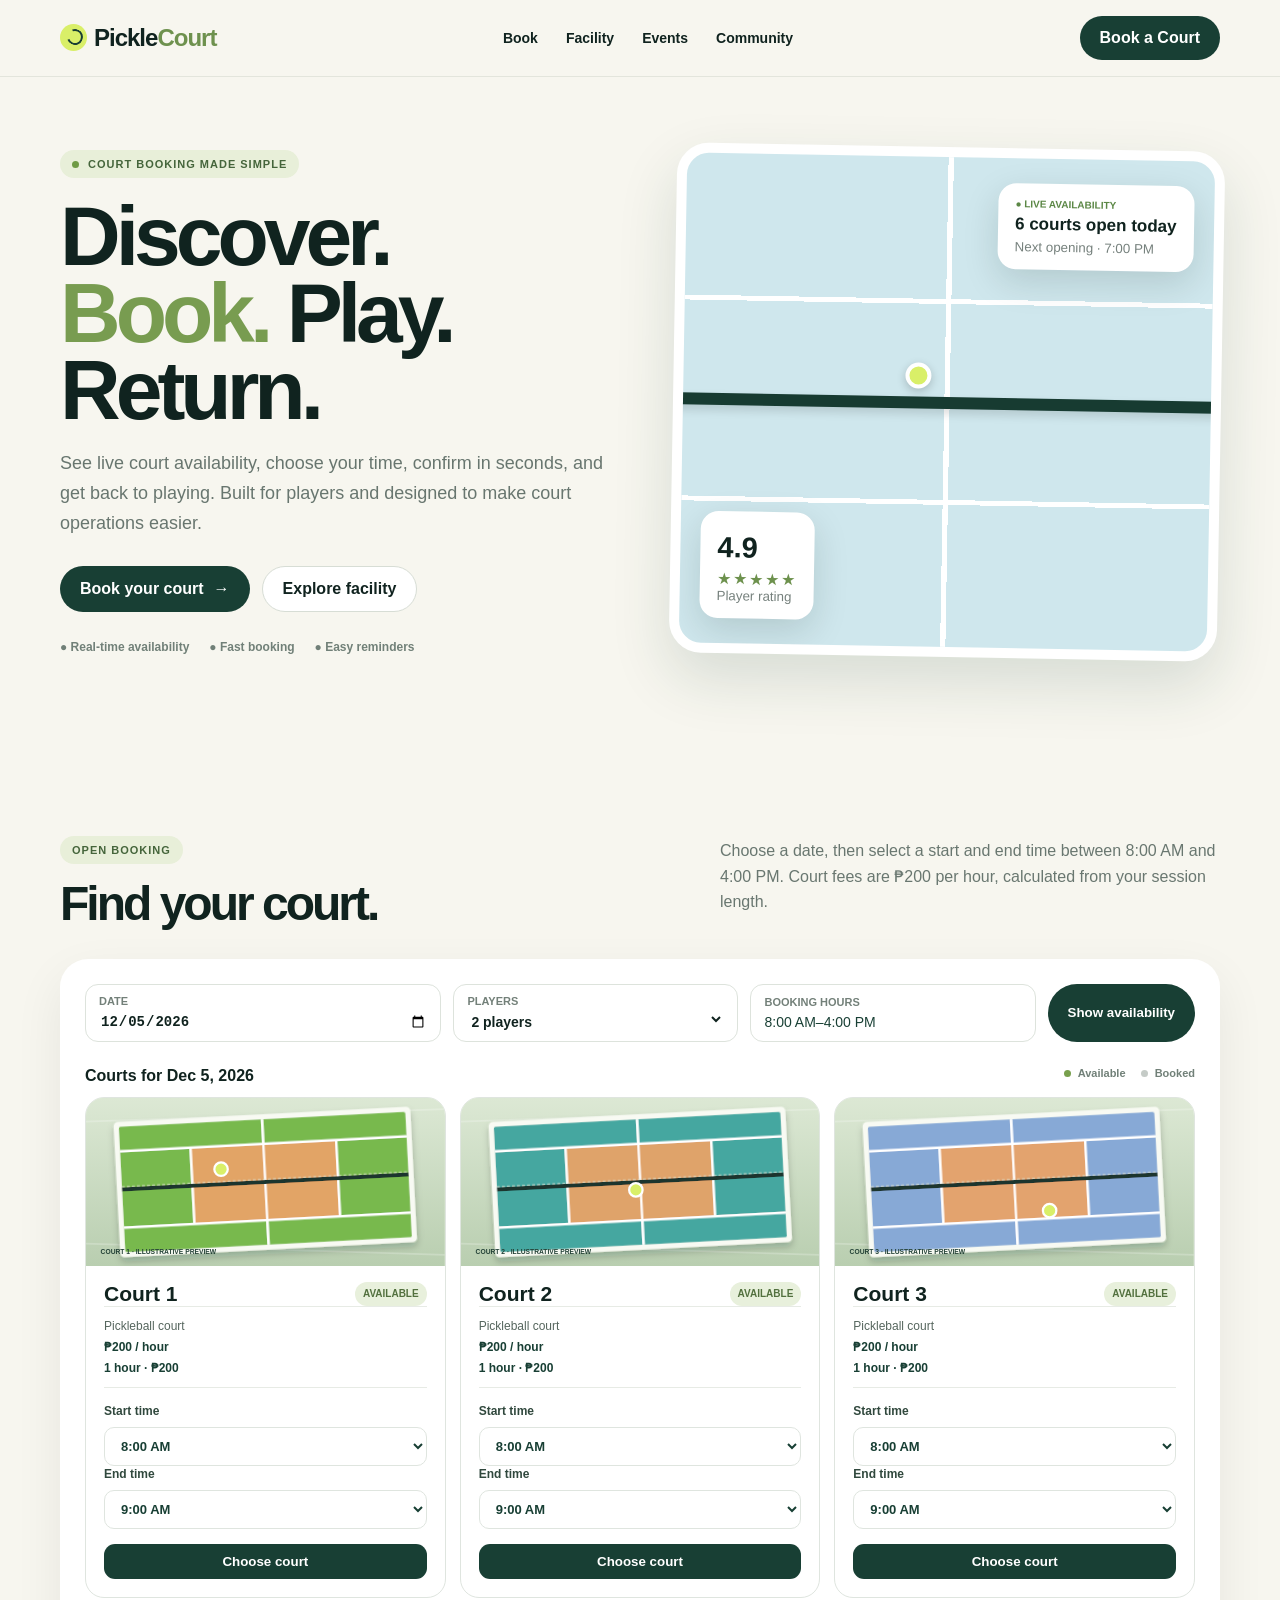
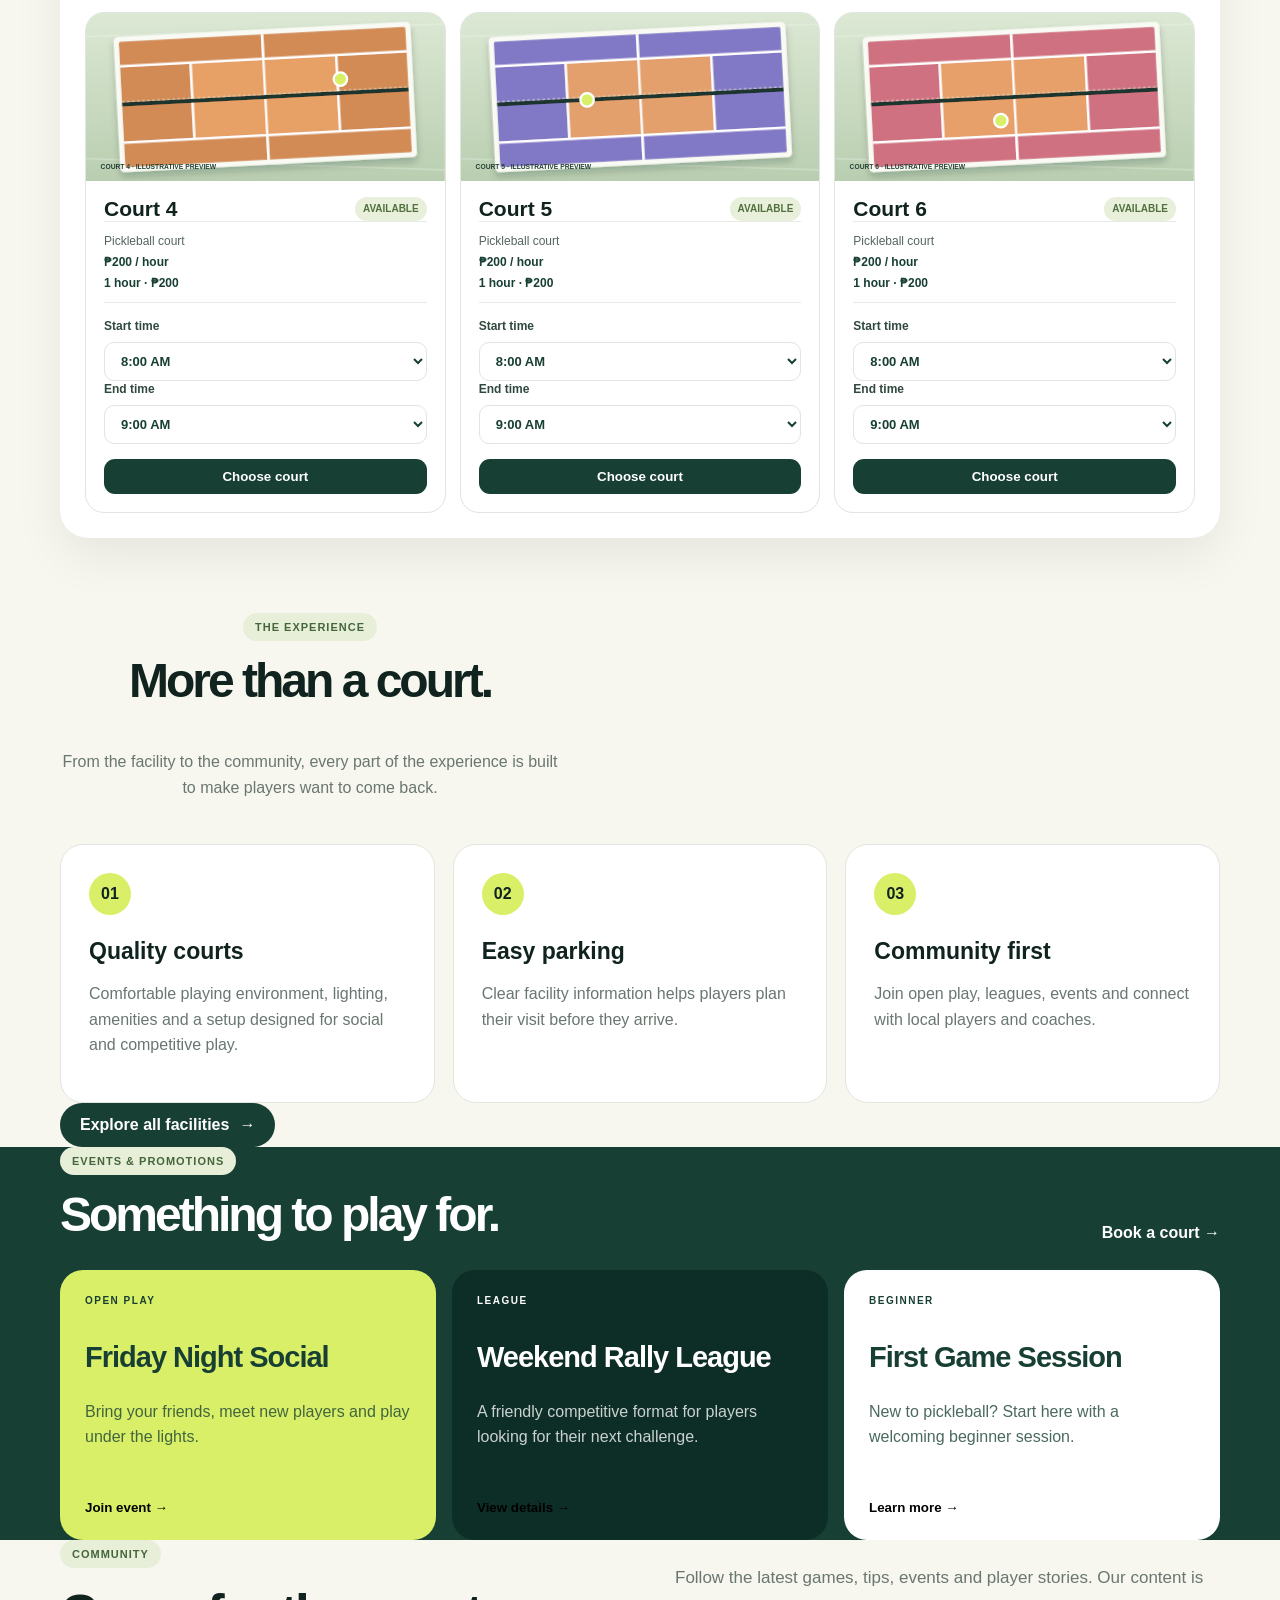
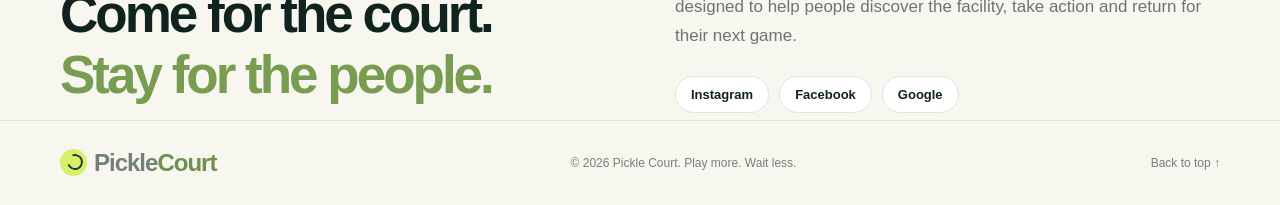
<file: index.html>
<!DOCTYPE html>
<html lang="en">
<head>
  <meta charset="UTF-8">
  <meta name="viewport" content="width=device-width, initial-scale=1.0">
  <meta name="description" content="Pickle Court online court booking platform">
  <title>Pickle Court | Book Your Court</title>
  <link rel="stylesheet" href="style.css">
  <link rel="stylesheet" href="courts.css">
</head>
<body>
  <header class="header">
    <div class="container nav">
      <a class="brand" href="#home"><span class="ball"></span>Pickle<span>Court</span></a>
      <nav class="nav-links">
        <a href="#book">Book</a><a href="facilities.html">Facility</a><a href="#events">Events</a><a href="#community">Community</a>
      </nav>
      <a class="nav-cta" href="#book">Book a Court</a>
      <button class="menu-btn" aria-label="Open menu">☰</button>
    </div>
  </header>

  <main>
    <section class="hero" id="home">
      <div class="container hero-grid">
        <div class="hero-copy">
          <div class="eyebrow"><span class="dot"></span> Court booking made simple</div>
          <h1>Discover.<br><em>Book.</em> Play.<br>Return.</h1>
          <p>See live court availability, choose your time, confirm in seconds, and get back to playing. Built for players and designed to make court operations easier.</p>
          <div class="hero-actions">
            <a class="btn primary" href="#book">Book your court <span>→</span></a>
            <a class="btn ghost" href="facilities.html">Explore facility</a>
          </div>
          <div class="trust-row"><span>● Real-time availability</span><span>● Fast booking</span><span>● Easy reminders</span></div>
        </div>
        <div class="hero-visual">
          <div class="court-scene">
            <div class="court-lines"></div><div class="net"></div>
            <div class="floating-card available"><b>● LIVE AVAILABILITY</b><strong>6 courts open today</strong><small>Next opening · 7:00 PM</small></div>
            <div class="floating-card rating"><strong>4.9</strong><span>★★★★★</span><small>Player rating</small></div>
            <div class="pickle"></div>
          </div>
        </div>
      </div>
    </section>

    <section class="booking-section" id="book">
      <div class="container">
        <div class="section-heading">
          <div><div class="eyebrow">Open booking</div><h2>Find your court.</h2></div>
          <p>Choose a date, then select a start and end time between 8:00 AM and 4:00 PM. Court fees are ₱200 per hour, calculated from your session length.</p>
        </div>
        <div class="booking-panel">
          <div class="filters">
            <label>Date<input type="date" id="date"></label>
            <label>Players<select id="players"><option>2 players</option><option>3 players</option><option>4 players</option><option>5+ players</option></select></label>
            <div class="booking-hours"><strong>Booking hours</strong><span>8:00 AM–4:00 PM</span></div>
            <button class="btn primary" id="findBtn">Show availability</button>
          </div>
          <div class="availability-head"><span id="availabilityTitle">Courts available today</span><span class="legend"><i></i> Available <i class="busy"></i> Booked</span></div>
          <div class="court-grid" id="courtGrid"></div>
        </div>
      </div>
    </section>

    <section id="facility">
      <div class="container">
        <div class="section-heading centered"><div><div class="eyebrow">The experience</div><h2>More than a court.</h2></div><p>From the facility to the community, every part of the experience is built to make players want to come back.</p></div>
        <div class="feature-grid">
          <article><span class="feature-icon">01</span><h3>Quality courts</h3><p>Comfortable playing environment, lighting, amenities and a setup designed for social and competitive play.</p></article>
          <article><span class="feature-icon">02</span><h3>Easy parking</h3><p>Clear facility information helps players plan their visit before they arrive.</p></article>
          <article><span class="feature-icon">03</span><h3>Community first</h3><p>Join open play, leagues, events and connect with local players and coaches.</p></article>
        </div>
        <div class="facility-link-wrap"><a class="btn primary" href="facilities.html">Explore all facilities <span>→</span></a></div>
      </div>
    </section>

    <section class="events" id="events">
      <div class="container">
        <div class="section-heading"><div><div class="eyebrow">Events & promotions</div><h2>Something to play for.</h2></div><a class="text-link" href="#book">Book a court →</a></div>
        <div class="event-grid">
          <article class="event-card lime"><span>OPEN PLAY</span><h3>Friday Night Social</h3><p>Bring your friends, meet new players and play under the lights.</p><button class="event-btn" data-event="Friday Night Social">Join event →</button></article>
          <article class="event-card dark"><span>LEAGUE</span><h3>Weekend Rally League</h3><p>A friendly competitive format for players looking for their next challenge.</p><button class="event-btn" data-event="Weekend Rally League">View details →</button></article>
          <article class="event-card white"><span>BEGINNER</span><h3>First Game Session</h3><p>New to pickleball? Start here with a welcoming beginner session.</p><button class="event-btn" data-event="First Game Session">Learn more →</button></article>
        </div>
      </div>
    </section>

    <section id="community">
      <div class="container community-grid">
        <div><div class="eyebrow">Community</div><h2>Come for the court.<br><em>Stay for the people.</em></h2></div>
        <div><p>Follow the latest games, tips, events and player stories. Our content is designed to help people discover the facility, take action and return for their next game.</p><div class="socials"><a href="#">Instagram</a><a href="#">Facebook</a><a href="#">Google</a></div></div>
      </div>
    </section>
  </main>

  <footer><div class="container footer"><div class="brand"><span class="ball"></span>Pickle<span>Court</span></div><span>© 2026 Pickle Court. Play more. Wait less.</span><a href="#home">Back to top ↑</a></div></footer>

  <div class="modal" id="bookingModal" aria-hidden="true">
    <div class="modal-box">
      <button class="close" id="closeModal">×</button>
      <div class="eyebrow">Confirm reservation</div><h2 id="modalTitle">Court 1</h2><p id="modalDetails"></p>
      <form id="bookingForm">
        <label>Full name<input id="name" required placeholder="Your name"></label>
        <label>Email<input id="email" type="email" required placeholder="you@example.com"></label>
        <label>Phone<input id="phone" required placeholder="09XX XXX XXXX"></label>
        <button class="btn primary" type="submit">Confirm booking</button>
      </form>
      <div class="success" id="success"><strong>Booking confirmed!</strong><br>Your reservation has been added. A confirmation would be sent to your email in a connected production system.</div>
    </div>
  </div>
  <div class="toast" id="toast"></div>
  <script src="script.js"></script>
</body>
</html>
</file>
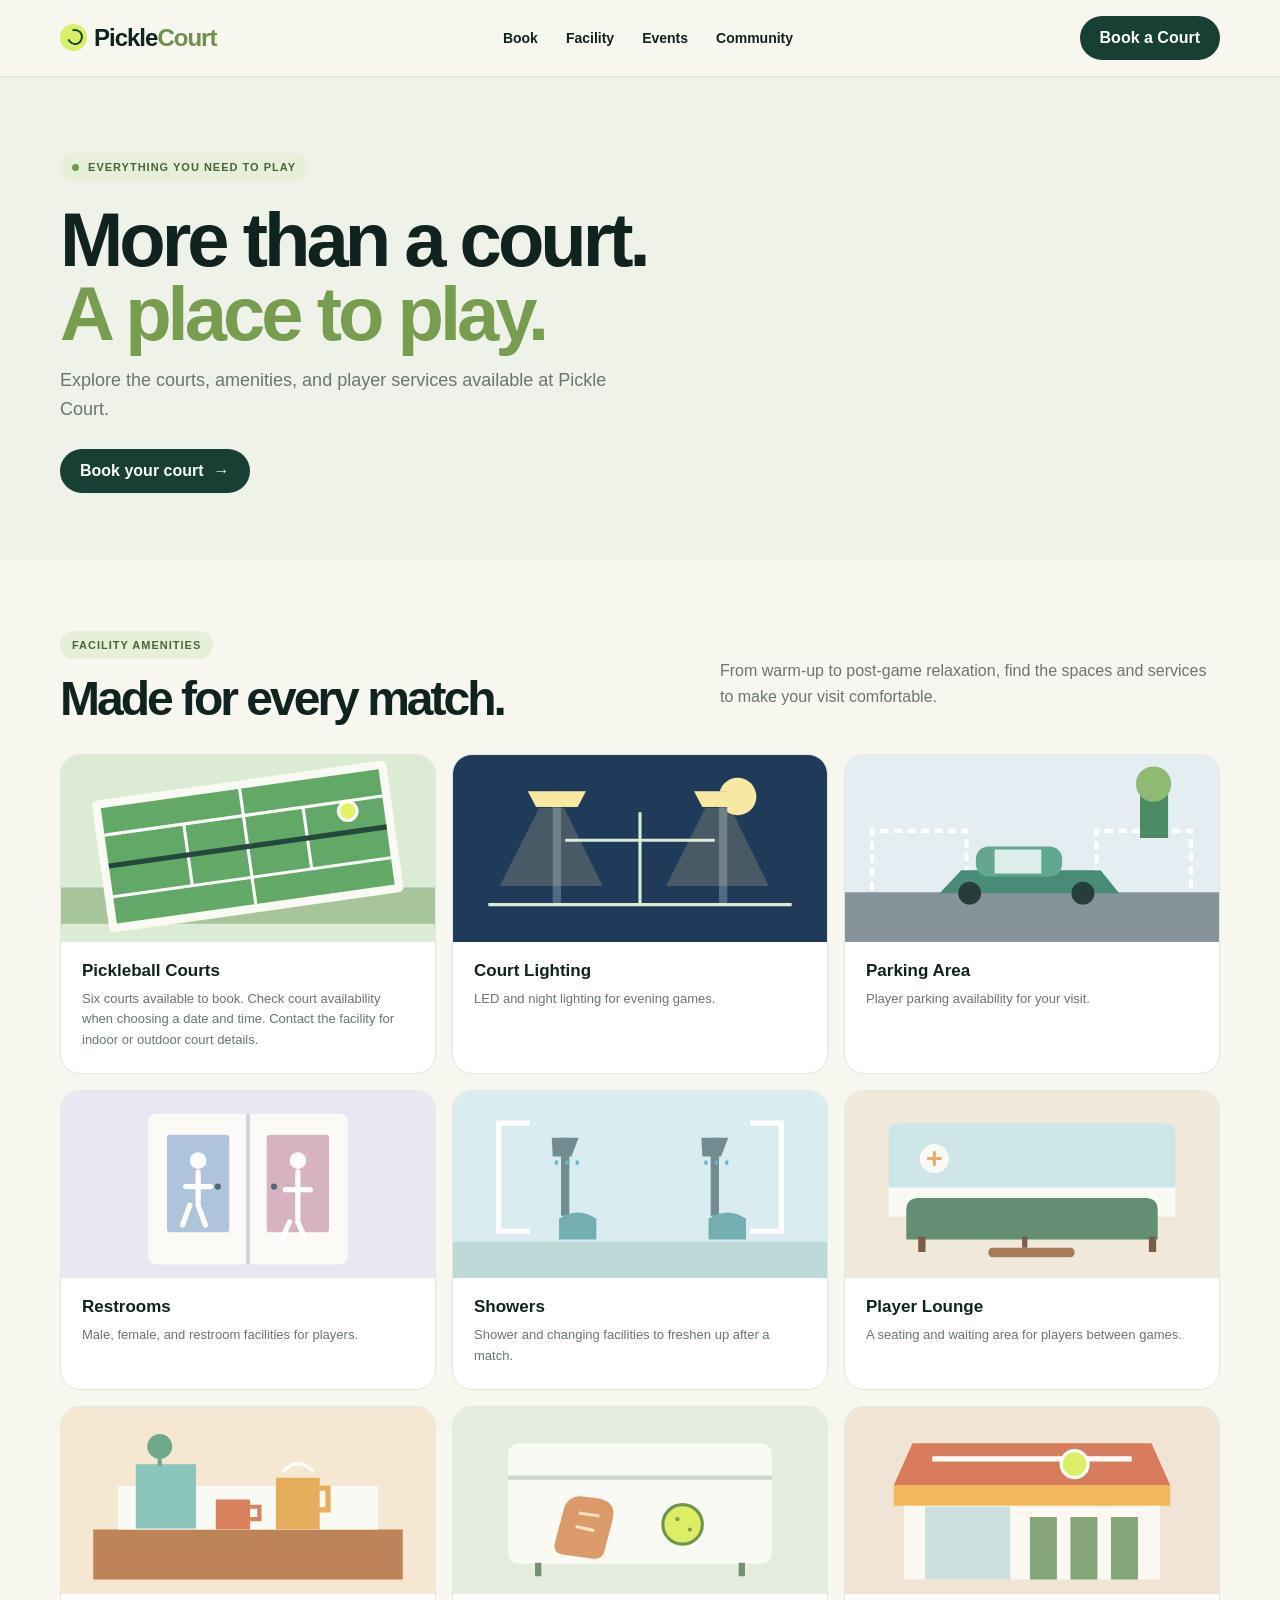
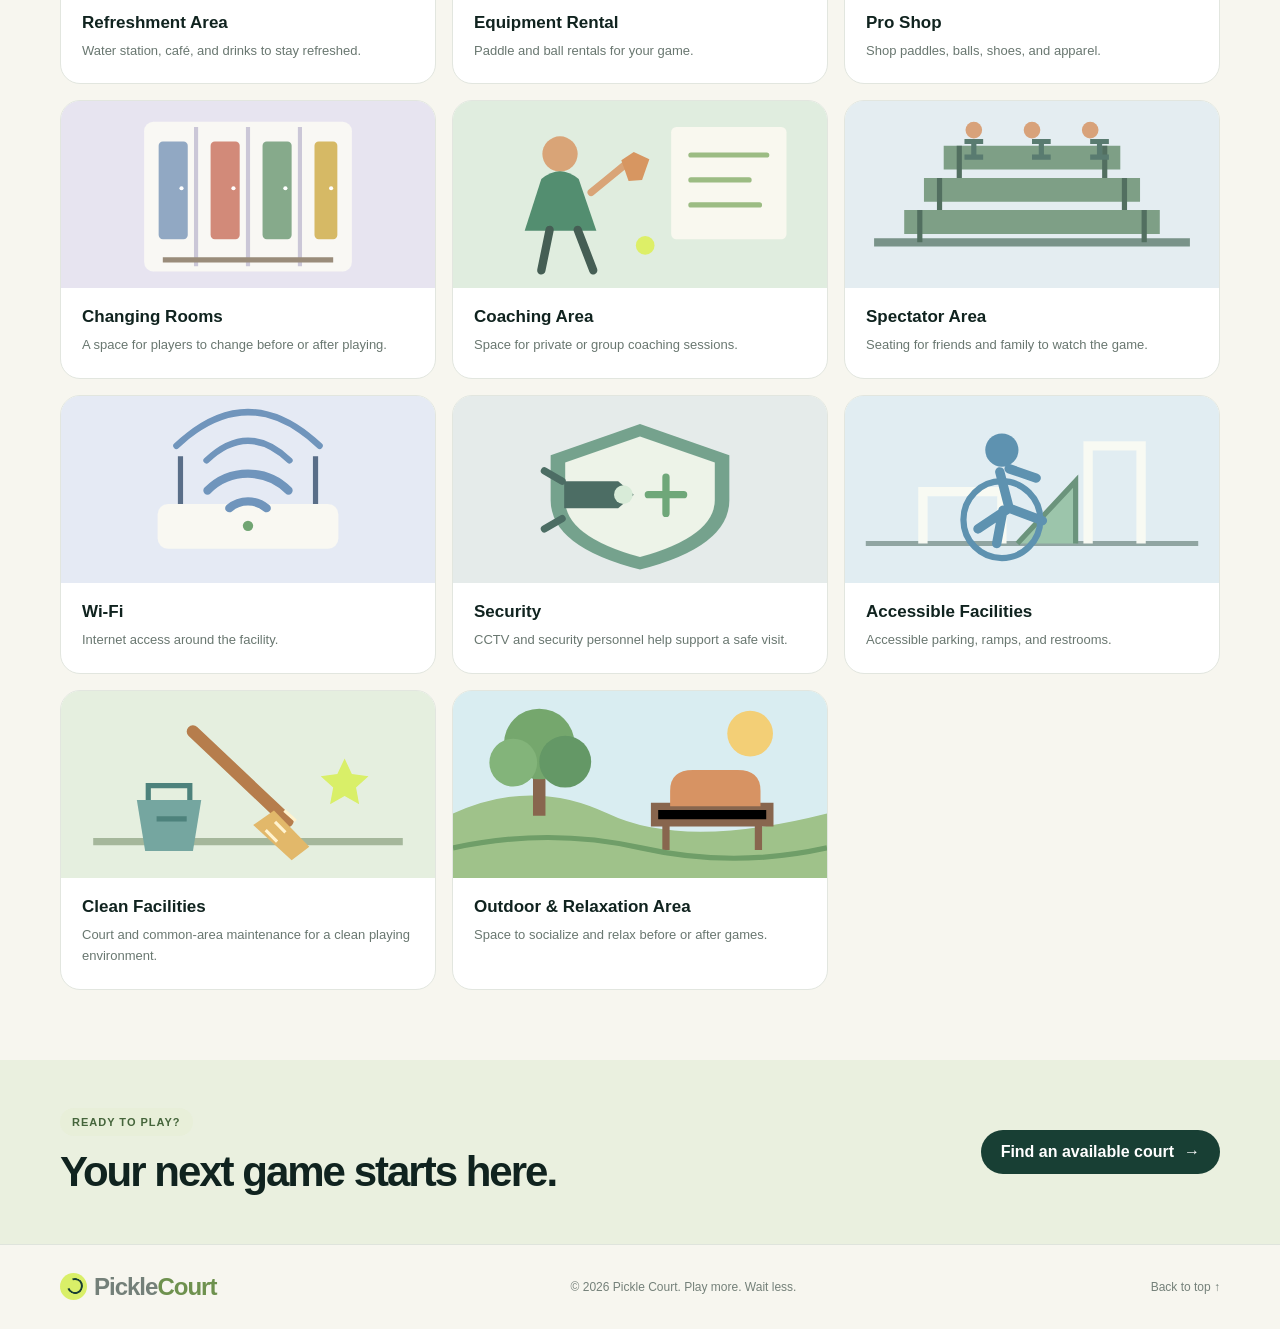
<file: facilities.html>
<!DOCTYPE html>
<html lang="en">
<head>
  <meta charset="UTF-8">
  <meta name="viewport" content="width=device-width, initial-scale=1.0">
  <meta name="description" content="Explore the courts and player amenities at Pickle Court.">
  <title>Facilities | Pickle Court</title>
  <link rel="stylesheet" href="style.css">
  <link rel="stylesheet" href="facilities.css">
</head>
<body>
  <header class="header">
    <div class="container nav">
      <a class="brand" href="index.html"><span class="ball"></span>Pickle<span>Court</span></a>
      <nav class="nav-links">
        <a href="index.html#book">Book</a><a href="facilities.html" aria-current="page">Facility</a><a href="index.html#events">Events</a><a href="index.html#community">Community</a>
      </nav>
      <a class="nav-cta" href="index.html#book">Book a Court</a>
      <button class="menu-btn" aria-label="Open menu" aria-expanded="false">☰</button>
    </div>
  </header>

  <main>
    <section class="facilities-hero">
      <div class="container">
        <div class="eyebrow"><span class="dot"></span> Everything you need to play</div>
        <h1>More than a court.<br><em>A place to play.</em></h1>
        <p>Explore the courts, amenities, and player services available at Pickle Court.</p>
        <a class="btn primary" href="index.html#book">Book your court <span>→</span></a>
      </div>
    </section>

    <section class="facilities-section">
      <div class="container">
        <div class="section-heading">
          <div><div class="eyebrow">Facility amenities</div><h2>Made for every match.</h2></div>
          <p>From warm-up to post-game relaxation, find the spaces and services to make your visit comfortable.</p>
        </div>
        <svg class="facility-sprite" xmlns="http://www.w3.org/2000/svg" aria-hidden="true">
          <symbol id="art-courts" viewBox="0 0 360 180"><rect width="360" height="180" fill="#dcebd4"/><path d="M0 145h360" stroke="#a8c49a" stroke-width="35"/><g transform="rotate(-8 180 90)"><rect x="37" y="24" width="286" height="128" rx="5" fill="#f8faf3"/><rect x="45" y="32" width="270" height="112" fill="#62a867"/><path d="M45 58h270M45 118h270M122 58v60M238 58v60M180 32v112" fill="none" stroke="white" stroke-width="3"/><path d="M45 88h270" stroke="#24483c" stroke-width="5"/></g><circle cx="276" cy="54" r="9" fill="#e2f265" stroke="white" stroke-width="3"/></symbol>
          <symbol id="art-lighting" viewBox="0 0 360 180"><rect width="360" height="180" fill="#203b59"/><circle cx="274" cy="40" r="18" fill="#f7e9a1"/><path d="M100 35v108M260 35v108" stroke="#526b83" stroke-width="8"/><path d="M72 35h56l-8 15H80zM232 35h56l-8 15h-40z" fill="#f7e9a1"/><path d="m83 51-38 75h99l-37-75M243 51l-38 75h99l-37-75" fill="#f7e9a1" opacity=".18"/><path d="M34 144h292M108 82h144M180 55v90" fill="none" stroke="#dcebd4" stroke-width="3"/></symbol>
          <symbol id="art-parking" viewBox="0 0 360 180"><rect width="360" height="180" fill="#e4edf1"/><path d="M0 132h360v48H0z" fill="#87939a"/><path d="M26 130v-57h91v57M242 130V73h91v57" fill="none" stroke="white" stroke-width="4" stroke-dasharray="8 5"/><path d="M112 111h134l18 22H91z" fill="#488c78"/><rect x="126" y="88" width="83" height="29" rx="12" fill="#62a891"/><path d="M144 91h45v23h-45z" fill="#dcedeb"/><circle cx="120" cy="133" r="11" fill="#273d3b"/><circle cx="229" cy="133" r="11" fill="#273d3b"/><path d="M284 80V35h27v45" fill="#4c8a63"/><circle cx="297" cy="28" r="17" fill="#8fba71"/></symbol>
          <symbol id="art-restrooms" viewBox="0 0 360 180"><rect width="360" height="180" fill="#e9e8f2"/><rect x="84" y="22" width="192" height="145" rx="8" fill="#fbfaf7"/><path d="M180 22v145" stroke="#d3d4dc" stroke-width="4"/><rect x="102" y="42" width="60" height="94" rx="3" fill="#aec4db"/><rect x="198" y="42" width="60" height="94" rx="3" fill="#d7b2c1"/><circle cx="151" cy="92" r="3" fill="#526778"/><circle cx="205" cy="92" r="3" fill="#526778"/><circle cx="132" cy="67" r="8" fill="#fff"/><path d="M132 78v32m-12-18h24m-20 18-7 19m15-19 7 19" stroke="#fff" stroke-width="5" stroke-linecap="round"/><circle cx="228" cy="67" r="8" fill="#fff"/><path d="M228 78v48m-12-31h24m-20 31-7 16m15-16 7 16" stroke="#fff" stroke-width="5" stroke-linecap="round"/></symbol>
          <symbol id="art-showers" viewBox="0 0 360 180"><rect width="360" height="180" fill="#d9edf1"/><path d="M0 145h360v35H0z" fill="#bdd9d8"/><path d="M108 45v75M252 45v75" stroke="#718d91" stroke-width="8"/><path d="M95 45h26l-7 18H96zM239 45h26l-7 18h-18z" fill="#718d91"/><path d="M98 69h25M242 69h25" stroke="#65b5ce" stroke-width="4" stroke-dasharray="3 7"/><path d="M102 123q18-12 36 0v20h-36zM246 123q18-12 36 0v20h-36z" fill="#73aeb1"/><path d="M74 31h-30v104h30M286 31h30v104h-30" fill="none" stroke="#fff" stroke-width="5"/></symbol>
          <symbol id="art-lounge" viewBox="0 0 360 180"><rect width="360" height="180" fill="#f0e8d8"/><rect x="42" y="31" width="276" height="89" rx="8" fill="#cfe6e9"/><path d="M42 93h276v28H42z" fill="#f8faf3"/><path d="M71 103h218q12 0 12 12v28H59v-28q0-12 12-12z" fill="#648e73"/><path d="M74 140v15m222-15v15" stroke="#795e47" stroke-width="7"/><rect x="138" y="151" width="83" height="9" rx="4" fill="#a57c58"/><path d="M173 140v11" stroke="#795e47" stroke-width="5"/><circle cx="86" cy="65" r="14" fill="#f8faf3"/><path d="M79 65h14m-7-7v14" stroke="#e5ad69" stroke-width="3"/></symbol>
          <symbol id="art-refreshments" viewBox="0 0 360 180"><rect width="360" height="180" fill="#f5e7d2"/><path d="M31 118h298v48H31z" fill="#bd8457"/><path d="M55 76h250v42H55z" fill="#f8faf3"/><path d="M72 55h58v62H72z" fill="#8bc5bc"/><path d="M207 68h42v50h-42z" fill="#e6ad5d"/><path d="M246 78h11v21h-11" fill="none" stroke="#e6ad5d" stroke-width="5"/><path d="M214 62q14-15 29 0" fill="none" stroke="#fff" stroke-width="3"/><path d="M149 89h33v29h-33z" fill="#d9805c"/><path d="M182 96h9v12h-9" fill="none" stroke="#d9805c" stroke-width="4"/><circle cx="95" cy="38" r="12" fill="#6fa989"/><path d="M95 50v7" stroke="#6fa989" stroke-width="4"/></symbol>
          <symbol id="art-rental" viewBox="0 0 360 180"><rect width="360" height="180" fill="#e5eddf"/><rect x="53" y="35" width="254" height="116" rx="10" fill="#f8faf3"/><path d="M53 68h254" stroke="#ced9ca" stroke-width="4"/><path d="M123 86q-14 0-17 15l-8 30q-2 9 7 11l30 4q9 1 11-8l8-31q3-16-14-19z" fill="#db9a69"/><path d="m121 102 20 3m-23 10 18 4" stroke="#f8e4c6" stroke-width="3"/><circle cx="221" cy="113" r="19" fill="#dcef64" stroke="#71944b" stroke-width="3"/><circle cx="216" cy="108" r="2" fill="#80994d"/><circle cx="228" cy="118" r="2" fill="#80994d"/><path d="M82 150v13m196-13v13" stroke="#75906e" stroke-width="6"/></symbol>
          <symbol id="art-shop" viewBox="0 0 360 180"><rect width="360" height="180" fill="#f0e5d4"/><path d="M57 75h246v91H57z" fill="#faf8f1"/><path d="m47 75 18-40h230l18 40" fill="#d97c5d"/><path d="M47 75h266v20H47z" fill="#f2b85d"/><path d="M77 96h82v70H77z" fill="#cce1df"/><path d="M178 106h26v60h-26zm39 0h26v60h-26zm39 0h26v60h-26z" fill="#84a77a"/><path d="M84 50h192" stroke="#fff" stroke-width="5"/><circle cx="221" cy="55" r="13" fill="#ddef67" stroke="#fff" stroke-width="3"/></symbol>
          <symbol id="art-changing" viewBox="0 0 360 180"><rect width="360" height="180" fill="#e7e4f0"/><rect x="80" y="20" width="200" height="144" rx="9" fill="#f9f8f4"/><path d="M130 25v134m50-134v134m50-134v134" stroke="#cbc7d7" stroke-width="4"/><rect x="94" y="39" width="28" height="94" rx="4" fill="#91a8c3"/><rect x="144" y="39" width="28" height="94" rx="4" fill="#d28a79"/><rect x="194" y="39" width="28" height="94" rx="4" fill="#86aa8b"/><rect x="244" y="39" width="22" height="94" rx="4" fill="#d6b965"/><circle cx="116" cy="84" r="2" fill="white"/><circle cx="166" cy="84" r="2" fill="white"/><circle cx="216" cy="84" r="2" fill="white"/><circle cx="260" cy="84" r="2" fill="white"/><path d="M98 153h164" stroke="#9a8c7a" stroke-width="5"/></symbol>
          <symbol id="art-coaching" viewBox="0 0 360 180"><rect width="360" height="180" fill="#e0eddf"/><rect x="210" y="25" width="111" height="108" rx="5" fill="#f9f8ef"/><path d="M229 52h73m-73 24h56m-56 24h66" stroke="#9cbc83" stroke-width="5" stroke-linecap="round"/><circle cx="103" cy="51" r="17" fill="#d9a477"/><path d="M85 75q18-15 36 0l17 50H69z" fill="#538e70"/><path d="m93 124-8 39m35-39 15 39" stroke="#455e54" stroke-width="8" stroke-linecap="round"/><path d="m133 88 33-27" stroke="#d9a477" stroke-width="7" stroke-linecap="round"/><path d="m162 57 12-8 15 7-7 20-13 1z" fill="#d79661"/><circle cx="185" cy="139" r="9" fill="#ddef67"/></symbol>
          <symbol id="art-spectator" viewBox="0 0 360 180"><rect width="360" height="180" fill="#e4edf1"/><path d="M28 136h304" stroke="#799389" stroke-width="8"/><path d="M57 105h246v23H57zm19-31h208v23H76zm19-31h170v23H95z" fill="#7e9f86"/><path d="M72 105v31m216-31v31M91 74v31m178-31v31M110 43v31m140-31v31" stroke="#526f60" stroke-width="5"/><circle cx="124" cy="28" r="8" fill="#d8a27a"/><circle cx="180" cy="28" r="8" fill="#d8a27a"/><circle cx="236" cy="28" r="8" fill="#d8a27a"/><path d="M115 39h18m-9 0v15m-9 0h18m47-15h18m-9 0v15m-9 0h18m38-15h18m-9 0v15m-9 0h18" stroke="#597b70" stroke-width="5"/></symbol>
          <symbol id="art-wifi" viewBox="0 0 360 180"><rect width="360" height="180" fill="#e5eaf4"/><rect x="93" y="104" width="174" height="43" rx="10" fill="#f9f8f2"/><path d="M115 104V58m130 46V58" stroke="#596e88" stroke-width="5"/><circle cx="180" cy="125" r="5" fill="#71a573"/><path d="M141 91a55 55 0 0 1 78 0m-57 17a28 28 0 0 1 36 0" fill="none" stroke="#7095bc" stroke-width="8" stroke-linecap="round"/><path d="M111 48q69-65 138 0m-109 14q40-38 80 0" fill="none" stroke="#7095bc" stroke-width="6" stroke-linecap="round"/></symbol>
          <symbol id="art-security" viewBox="0 0 360 180"><rect width="360" height="180" fill="#e5ebea"/><path d="M180 27 266 57v43q0 45-86 67-86-22-86-67V57z" fill="#75a28d"/><path d="M180 39 252 64v36q0 35-72 55-72-20-72-55V64z" fill="#edf3e8"/><path d="M107 82h52l15 13-15 13h-52z" fill="#4c6d64"/><circle cx="164" cy="95" r="9" fill="#d8ebd8"/><path d="m105 82-17-10m17 46-17 10" stroke="#4c6d64" stroke-width="7" stroke-linecap="round"/><path d="M205 78v35m-17-18h34" stroke="#6fa779" stroke-width="7" stroke-linecap="round"/></symbol>
          <symbol id="art-accessible" viewBox="0 0 360 180"><rect width="360" height="180" fill="#e1edf2"/><path d="M20 142h320" stroke="#90a5a2" stroke-width="5"/><path d="M75 142V92h76v50m83 0V48h51v94" fill="none" stroke="#f8faf3" stroke-width="9"/><path d="M166 142 222 82v60" fill="#9cc5ab" stroke="#6b947c" stroke-width="5"/><circle cx="151" cy="52" r="16" fill="#5e92b0"/><path d="m149 73 9 35 32 12m-32-12-30 20m24-18-6 32m12-72 26 9" fill="none" stroke="#5e92b0" stroke-width="9" stroke-linecap="round" stroke-linejoin="round"/><circle cx="151" cy="119" r="37" fill="none" stroke="#5e92b0" stroke-width="6"/></symbol>
          <symbol id="art-clean" viewBox="0 0 360 180"><rect width="360" height="180" fill="#e5efdf"/><path d="M31 145h298" stroke="#a5b79b" stroke-width="7"/><path d="m127 39 91 86" stroke="#b67d4c" stroke-width="12" stroke-linecap="round"/><path d="m205 115 34 35-17 13-37-34z" fill="#e2b86a"/><path d="m206 126 10 10m-19-2 11 11m7-30 11 10" stroke="#fff3cf" stroke-width="3"/><path d="M73 105h62l-8 49H81z" fill="#75a6a0"/><path d="M84 105V91h40v14m-32 18h29" fill="none" stroke="#4d827c" stroke-width="5"/><path d="m273 65 7 15 16 2-12 11 3 16-14-8-14 8 3-16-12-11 16-2z" fill="#d9ef68"/></symbol>
          <symbol id="art-outdoor" viewBox="0 0 360 180"><rect width="360" height="180" fill="#d9edf1"/><circle cx="286" cy="41" r="22" fill="#f3cf76"/><path d="M0 118q76-35 149 0t211 0v62H0z" fill="#9fc28a"/><path d="M83 120V58" stroke="#88664e" stroke-width="12"/><circle cx="83" cy="51" r="34" fill="#75a76d"/><circle cx="58" cy="69" r="23" fill="#83b47a"/><circle cx="108" cy="68" r="25" fill="#649866"/><path d="M194 111h111v16H194zm11 16v26m89-26v26" stroke="#88664e" stroke-width="7"/><path d="M209 111v-15q0-20 22-20h43q22 0 22 20v15" fill="#d79363"/><path d="M0 151q92-20 181 0t179 0" fill="none" stroke="#6f9e68" stroke-width="5"/></symbol>
        </svg>
        <div class="facilities-grid">
          <article class="facility-card"><svg class="facility-art" role="img" aria-label="Illustration of pickleball courts"><use href="#art-courts"/></svg><div class="facility-copy"><h3>Pickleball Courts</h3><p>Six courts available to book. Check court availability when choosing a date and time. Contact the facility for indoor or outdoor court details.</p></div></article>
          <article class="facility-card"><svg class="facility-art" role="img" aria-label="Illustration of court lighting"><use href="#art-lighting"/></svg><div class="facility-copy"><h3>Court Lighting</h3><p>LED and night lighting for evening games.</p></div></article>
          <article class="facility-card"><svg class="facility-art" role="img" aria-label="Illustration of the player parking area"><use href="#art-parking"/></svg><div class="facility-copy"><h3>Parking Area</h3><p>Player parking availability for your visit.</p></div></article>
          <article class="facility-card"><svg class="facility-art" role="img" aria-label="Illustration of restroom facilities"><use href="#art-restrooms"/></svg><div class="facility-copy"><h3>Restrooms</h3><p>Male, female, and restroom facilities for players.</p></div></article>
          <article class="facility-card"><svg class="facility-art" role="img" aria-label="Illustration of shower facilities"><use href="#art-showers"/></svg><div class="facility-copy"><h3>Showers</h3><p>Shower and changing facilities to freshen up after a match.</p></div></article>
          <article class="facility-card"><svg class="facility-art" role="img" aria-label="Illustration of the player lounge"><use href="#art-lounge"/></svg><div class="facility-copy"><h3>Player Lounge</h3><p>A seating and waiting area for players between games.</p></div></article>
          <article class="facility-card"><svg class="facility-art" role="img" aria-label="Illustration of the refreshment area"><use href="#art-refreshments"/></svg><div class="facility-copy"><h3>Refreshment Area</h3><p>Water station, café, and drinks to stay refreshed.</p></div></article>
          <article class="facility-card"><svg class="facility-art" role="img" aria-label="Illustration of rental paddles and balls"><use href="#art-rental"/></svg><div class="facility-copy"><h3>Equipment Rental</h3><p>Paddle and ball rentals for your game.</p></div></article>
          <article class="facility-card"><svg class="facility-art" role="img" aria-label="Illustration of the pro shop"><use href="#art-shop"/></svg><div class="facility-copy"><h3>Pro Shop</h3><p>Shop paddles, balls, shoes, and apparel.</p></div></article>
          <article class="facility-card"><svg class="facility-art" role="img" aria-label="Illustration of changing room lockers"><use href="#art-changing"/></svg><div class="facility-copy"><h3>Changing Rooms</h3><p>A space for players to change before or after playing.</p></div></article>
          <article class="facility-card"><svg class="facility-art" role="img" aria-label="Illustration of a coaching session"><use href="#art-coaching"/></svg><div class="facility-copy"><h3>Coaching Area</h3><p>Space for private or group coaching sessions.</p></div></article>
          <article class="facility-card"><svg class="facility-art" role="img" aria-label="Illustration of spectator seating"><use href="#art-spectator"/></svg><div class="facility-copy"><h3>Spectator Area</h3><p>Seating for friends and family to watch the game.</p></div></article>
          <article class="facility-card"><svg class="facility-art" role="img" aria-label="Illustration of Wi-Fi access"><use href="#art-wifi"/></svg><div class="facility-copy"><h3>Wi-Fi</h3><p>Internet access around the facility.</p></div></article>
          <article class="facility-card"><svg class="facility-art" role="img" aria-label="Illustration of facility security"><use href="#art-security"/></svg><div class="facility-copy"><h3>Security</h3><p>CCTV and security personnel help support a safe visit.</p></div></article>
          <article class="facility-card"><svg class="facility-art" role="img" aria-label="Illustration of accessible facilities"><use href="#art-accessible"/></svg><div class="facility-copy"><h3>Accessible Facilities</h3><p>Accessible parking, ramps, and restrooms.</p></div></article>
          <article class="facility-card"><svg class="facility-art" role="img" aria-label="Illustration of cleaning and maintenance"><use href="#art-clean"/></svg><div class="facility-copy"><h3>Clean Facilities</h3><p>Court and common-area maintenance for a clean playing environment.</p></div></article>
          <article class="facility-card"><svg class="facility-art" role="img" aria-label="Illustration of the outdoor relaxation area"><use href="#art-outdoor"/></svg><div class="facility-copy"><h3>Outdoor &amp; Relaxation Area</h3><p>Space to socialize and relax before or after games.</p></div></article>
        </div>
      </div>
    </section>

    <section class="facilities-booking">
      <div class="container facilities-booking-inner">
        <div><div class="eyebrow">Ready to play?</div><h2>Your next game starts here.</h2></div>
        <a class="btn primary" href="index.html#book">Find an available court <span>→</span></a>
      </div>
    </section>
  </main>

  <footer><div class="container footer"><a class="brand" href="index.html"><span class="ball"></span>Pickle<span>Court</span></a><span>© 2026 Pickle Court. Play more. Wait less.</span><a href="#">Back to top ↑</a></div></footer>
  <script>
    const menuButton=document.querySelector(".menu-btn");
    menuButton.addEventListener("click",()=>{
      const isOpen=document.querySelector(".nav-links").classList.toggle("mobile-open");
      menuButton.setAttribute("aria-expanded",String(isOpen));
    });
  </script>
</body>
</html>
</file>
<file: style.css>
*{box-sizing:border-box}html{scroll-behavior:smooth}body{margin:0;background:#f7f6ef;color:#10231f;font-family:Arial,sans-serif}a{text-decoration:none;color:inherit}.container{width:min(1160px,92%);margin:auto}.header{position:sticky;top:0;z-index:20;background:rgba(247,246,239,.92);backdrop-filter:blur(14px);border-bottom:1px solid #e3e5dc}.nav{height:76px;display:flex;align-items:center;justify-content:space-between}.brand{font-size:24px;font-weight:800;letter-spacing:-1px}.brand span:last-child{color:#6e914e}.ball{display:inline-block;width:27px;height:27px;background:#d9ef68;border-radius:50%;vertical-align:-5px;margin-right:7px;position:relative}.ball:after{content:"";position:absolute;width:12px;height:12px;border:2px solid #183f34;border-left-color:transparent;border-radius:50%;left:7px;top:5px;transform:rotate(25deg)}.nav-links{display:flex;gap:28px;font-size:14px;font-weight:700}.nav-cta,.btn{display:inline-flex;align-items:center;justify-content:center;gap:10px;border-radius:999px;padding:13px 20px;font-weight:800;border:0}.nav-cta,.primary{background:#183f34;color:white}.menu-btn{display:none;border:0;background:none;font-size:24px}.hero{padding:70px 0 90px}.hero-grid{display:grid;grid-template-columns:1fr 1fr;gap:65px;align-items:center}.eyebrow{display:inline-block;background:#e8efd9;color:#45653b;border-radius:999px;padding:8px 12px;font-size:11px;font-weight:800;letter-spacing:1px;text-transform:uppercase}.dot{display:inline-block;width:7px;height:7px;border-radius:50%;background:#6f9b45;margin-right:5px}.hero h1{font-size:clamp(50px,7vw,84px);line-height:.92;letter-spacing:-5px;margin:20px 0}.hero h1 em,h2 em{color:#789c50;font-style:normal}.hero p{color:#68766f;font-size:18px;line-height:1.65;max-width:570px}.hero-actions{display:flex;gap:12px;margin-top:28px}.ghost{border:1px solid #d7ddd5;background:white}.trust-row{display:flex;gap:20px;flex-wrap:wrap;color:#718078;font-size:12px;margin-top:28px;font-weight:700}.hero-visual{min-height:510px}.court-scene{height:510px;border-radius:32px;background:#cfe7ed;position:relative;overflow:hidden;box-shadow:0 25px 60px #183f3424;border:10px solid white;transform:rotate(1deg)}.court-lines{position:absolute;inset:0;background:linear-gradient(90deg,transparent 49.5%,white 49.5%,white 50.5%,transparent 50.5%),linear-gradient(0deg,transparent 29%,white 29%,white 30%,transparent 30%,transparent 70%,white 70%,white 71%,transparent 71%)}.net{position:absolute;left:-2%;right:-2%;top:49%;height:12px;background:#173b31;box-shadow:0 5px 10px #0002}.pickle{position:absolute;width:26px;height:26px;background:#d9ef68;border:4px solid white;border-radius:50%;left:42%;top:42%;box-shadow:0 3px 10px #0003}.floating-card{position:absolute;background:white;border-radius:18px;padding:15px 17px;box-shadow:0 12px 35px #10231f25;display:flex;flex-direction:column}.floating-card b{font-size:10px;color:#5b8745}.floating-card strong{font-size:17px;margin:5px 0}.floating-card small{color:#76817d}.available{top:25px;right:20px}.rating{bottom:25px;left:20px}.rating strong{font-size:29px}.rating span{color:#6d914d;letter-spacing:2px}.booking-section{padding:75px 0}.section-heading{display:flex;justify-content:space-between;align-items:end;gap:25px;margin-bottom:28px}.section-heading h2{font-size:48px;letter-spacing:-3px;margin:12px 0 0}.section-heading p{max-width:500px;color:#697770;line-height:1.6}.centered{display:grid;place-items:center;text-align:center}.booking-panel{background:white;border-radius:28px;padding:25px;box-shadow:0 18px 50px #10231f12}.filters{display:grid;grid-template-columns:1fr .8fr .8fr auto;gap:12px}.filters label,.modal-box label{border:1px solid #dde3dc;border-radius:13px;padding:10px 13px;color:#738079;font-size:11px;font-weight:800;text-transform:uppercase}.filters input,.filters select,.modal-box input{display:block;width:100%;border:0;outline:0;background:transparent;color:#10231f;font-size:14px;font-weight:700;padding-top:6px}.availability-head{display:flex;justify-content:space-between;margin:25px 0 12px;font-weight:800}.legend{font-size:11px;color:#718078}.legend i{display:inline-block;width:7px;height:7px;border-radius:50%;background:#78a04d;margin:0 4px}.legend i.busy{background:#c5cbc7;margin-left:12px}.court-grid{display:grid;grid-template-columns:repeat(3,1fr);gap:14px}.court-card{border:1px solid #dfe5df;border-radius:19px;padding:18px}.court-card.booked{background:#f4f5f2}.court-top{display:flex;justify-content:space-between}.court-num{font-size:21px;font-weight:800}.status{font-size:10px;padding:6px 8px;border-radius:99px;background:#e8f0dc;color:#52703e;font-weight:800}.status.busy{background:#eceeeb;color:#7b8580}.court-time{font-size:13px;color:#6c7973;margin:15px 0}.court-card button{width:100%;padding:10px;border:0;border-radius:11px;background:#183f34;color:#fff;font-weight:800}.court-card button:disabled{background:#dfe3df;color:#7d8782}.feature-grid{display:grid;grid-template-columns:repeat(3,1fr);gap:18px}.feature-grid article{background:white;border:1px solid #e2e6df;border-radius:23px;padding:28px}.feature-icon{display:grid;place-items:center;width:42px;height:42px;border-radius:50%;background:#d9ef68;font-weight:800}.feature-grid h3{font-size:23px;margin-bottom:8px}.feature-grid p{color:#697770;line-height:1.6}.events{background:#183f34;color:white}.events .section-heading p{color:#bdd0c8}.event-grid{display:grid;grid-template-columns:1fr 1fr 1fr;gap:16px}.event-card{min-height:270px;border-radius:23px;padding:25px;display:flex;flex-direction:column}.event-card span{font-size:10px;font-weight:800;letter-spacing:1.5px}.event-card h3{font-size:29px;letter-spacing:-1px;margin:35px 0 10px}.event-card p{line-height:1.55;opacity:.78}.event-card.lime{background:#d9ef68;color:#183f34}.event-card.dark{background:#0d2e27}.event-card.white{background:#fff;color:#183f34}.event-btn{margin-top:auto;align-self:flex-start;border:0;background:transparent;font-weight:800;padding:0}.text-link{font-weight:800}.community-grid{display:grid;grid-template-columns:1fr 1fr;gap:70px;align-items:center}.community-grid h2{font-size:53px;letter-spacing:-3px;margin:15px 0}.community-grid p{color:#697770;line-height:1.7;font-size:17px}.socials{display:flex;gap:10px;margin-top:25px}.socials a{background:white;border:1px solid #dfe5df;padding:10px 15px;border-radius:999px;font-weight:800;font-size:13px}footer{border-top:1px solid #dfe4dc;padding:28px 0}.footer{display:flex;align-items:center;justify-content:space-between;color:#748079;font-size:12px}.modal{position:fixed;inset:0;background:#0b201bcc;display:none;align-items:center;justify-content:center;z-index:50;padding:20px}.modal.open{display:flex}.modal-box{position:relative;background:#f7f6ef;border-radius:25px;padding:28px;width:min(480px,100%);box-shadow:0 30px 80px #0005}.modal-box h2{font-size:38px;letter-spacing:-2px;margin:15px 0 5px}.modal-box p{color:#68756f}.modal-box form{display:grid;gap:12px;margin-top:20px}.modal-box .btn{width:100%}.close{position:absolute;right:18px;top:15px;border:0;background:white;border-radius:50%;width:35px;height:35px;font-size:22px}.success{display:none;background:#e5f0d9;border-radius:14px;padding:16px;color:#42643a;margin-top:15px}.toast{position:fixed;bottom:25px;left:50%;transform:translate(-50%,20px);background:#183f34;color:white;padding:13px 18px;border-radius:99px;opacity:0;pointer-events:none;transition:.25s;z-index:80}.toast.show{opacity:1;transform:translate(-50%,0)}@media(max-width:850px){.nav-links,.nav-cta{display:none}.menu-btn{display:block}.hero-grid,.community-grid{grid-template-columns:1fr}.hero{padding-top:45px}.hero-visual{min-height:390px}.court-scene{height:390px}.filters{grid-template-columns:1fr 1fr}.filters .btn{grid-column:1/-1}.court-grid,.event-grid,.feature-grid{grid-template-columns:1fr 1fr}.section-heading{align-items:start;flex-direction:column}.footer{gap:15px;flex-wrap:wrap}}@media(max-width:560px){.hero h1{font-size:52px;letter-spacing:-3px}.hero-actions{flex-direction:column;align-items:stretch}.filters,.court-grid,.event-grid,.feature-grid{grid-template-columns:1fr}.section-heading h2{font-size:39px}.community-grid h2{font-size:42px}.floating-card{transform:scale(.88);transform-origin:corner}.footer{flex-direction:column;align-items:flex-start}}
</file>
<file: courts.css>
.court-photo {
  margin: -18px -18px 16px;
  overflow: hidden;
  border-radius: 18px 18px 0 0;
  background: #dce8d4;
}

.court-illustration {
  display: block;
  width: 100%;
  height: auto;
}

.court-details {
  display: grid;
  gap: 7px;
  padding: 12px 0;
  border-top: 1px solid #e7ebe5;
  border-bottom: 1px solid #e7ebe5;
  color: #56665e;
  font-size: 12px;
}

.court-details span:nth-child(2) {
  font-weight: 700;
  color: #183f34;
}

.court-details span:nth-child(3) {
  font-weight: 700;
  color: #183f34;
}

.booking-hours {
  display: flex;
  flex-direction: column;
  justify-content: center;
  gap: 6px;
  border: 1px solid #dde3dc;
  border-radius: 13px;
  padding: 10px 13px;
  color: #183f34;
  font-size: 14px;
}

.booking-hours strong {
  color: #738079;
  font-size: 11px;
  text-transform: uppercase;
}

.court-time strong {
  display: inline-block;
  margin-bottom: 5px;
  color: #30483d;
  font-size: 12px;
}

.court-time label {
  display: block;
}

.court-slot-select {
  display: block;
  width: 100%;
  margin-top: 4px;
  padding: 10px 12px;
  border: 1px solid #dfe5df;
  border-radius: 10px;
  background: #fff;
  color: #183f34;
  font: inherit;
  font-size: 13px;
  font-weight: 700;
}
</file>
<file: facilities.css>
.facility-link-wrap {
  display: flex;
  justify-content: center;
  margin-top: 28px;
}

.facilities-hero {
  padding: 76px 0 68px;
  background: #eff2e8;
}

.facilities-hero h1 {
  margin: 22px 0 14px;
  font-size: clamp(48px, 7vw, 76px);
  line-height: .98;
  letter-spacing: -4px;
}

.facilities-hero h1 em {
  color: #789c50;
  font-style: normal;
}

.facilities-hero p {
  max-width: 560px;
  margin: 0 0 25px;
  color: #68766f;
  font-size: 18px;
  line-height: 1.6;
}

.facilities-section {
  padding: 70px 0;
}

.facilities-grid {
  display: grid;
  grid-template-columns: repeat(3, minmax(0, 1fr));
  gap: 16px;
}

.facility-card {
  overflow: hidden;
  border: 1px solid #e2e6df;
  border-radius: 20px;
  background: #fff;
}

.facility-sprite {
  position: absolute;
  width: 0;
  height: 0;
  overflow: hidden;
}

.facility-art {
  display: block;
  width: 100%;
  aspect-ratio: 2 / 1;
  background: #e9efe6;
}

.facility-copy {
  padding: 19px 21px 22px;
}

.facility-card h3 {
  margin: 0 0 8px;
  font-size: 17px;
}

.facility-card p {
  margin: 0;
  color: #697770;
  font-size: 13px;
  line-height: 1.6;
}

.facilities-booking {
  padding: 48px 0;
  background: #eaf0df;
}

.facilities-booking-inner {
  display: flex;
  align-items: center;
  justify-content: space-between;
  gap: 24px;
}

.facilities-booking h2 {
  margin: 12px 0 0;
  font-size: clamp(28px, 4vw, 42px);
  letter-spacing: -2px;
}

@media (max-width: 850px) {
  .nav-links.mobile-open {
    position: absolute;
    top: 76px;
    right: 4%;
    left: 4%;
    display: flex;
    flex-direction: column;
    gap: 0;
    padding: 8px 16px;
    border: 1px solid #e3e5dc;
    border-radius: 16px;
    background: #fff;
    box-shadow: 0 15px 35px #10231f1c;
  }

  .nav-links.mobile-open a {
    padding: 12px 4px;
  }

  .facilities-grid {
    grid-template-columns: repeat(2, minmax(0, 1fr));
  }
}

@media (max-width: 560px) {
  .facilities-hero {
    padding: 54px 0;
  }

  .facilities-hero h1 {
    letter-spacing: -3px;
  }

  .facilities-grid {
    grid-template-columns: 1fr;
  }

  .facilities-booking-inner {
    align-items: flex-start;
    flex-direction: column;
  }
}
</file>
